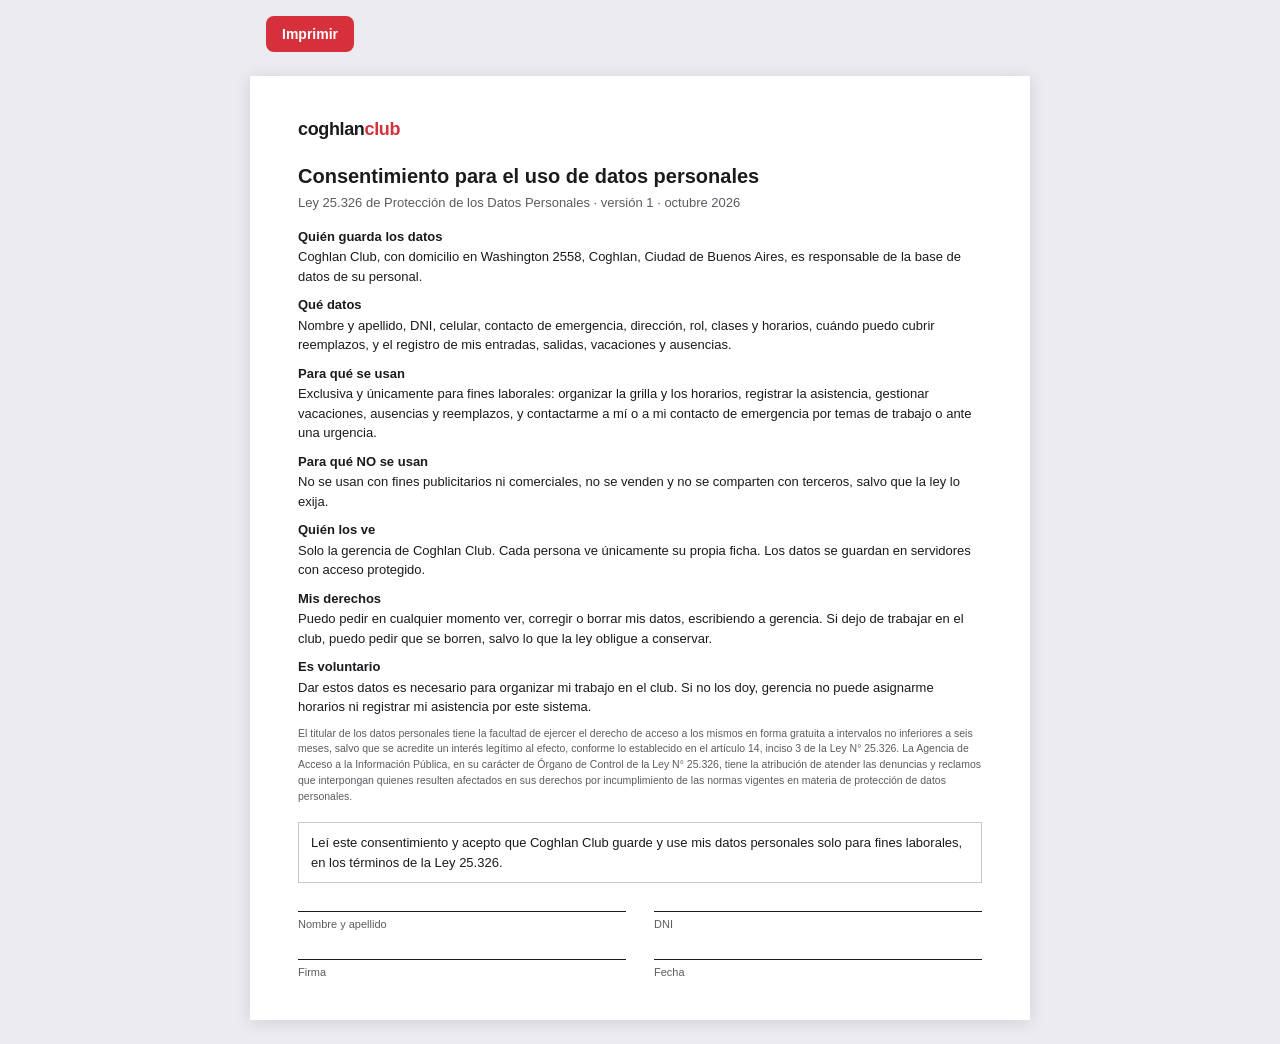
<file: consentimiento.html>
<!doctype html>
<html lang="es">
<head>
<meta charset="utf-8">
<meta name="viewport" content="width=device-width, initial-scale=1">
<title>Consentimiento de datos · Coghlan Club</title>
<link rel="icon" type="image/png" sizes="32x32" href="img/icono-32.png">
<link rel="icon" type="image/png" sizes="192x192" href="img/icono-192.png">
<style>
  :root { --tinta: #1b1a1e; --gris: #5d5a64; --linea: #c9c6cf; --rojo: #d6313b; color-scheme: light; }
  * { box-sizing: border-box; }
  body { margin: 0; background: #ecebef; color: var(--tinta); font: 13px/1.5 Arial, Helvetica, sans-serif; }
  .hoja { background: #fff; max-width: 780px; margin: 24px auto; padding: 40px 48px; box-shadow: 0 2px 16px rgba(0,0,0,.12); }
  .marca { font-weight: 700; font-size: 18px; letter-spacing: -.02em; } .marca b { color: var(--rojo); font-weight: 700; }
  h1 { font-size: 20px; margin: 18px 0 2px; }
  .sub { color: var(--gris); margin: 0 0 14px; }
  .consentimiento > div { margin: 0 0 9px; } .consentimiento h3, .consentimiento > .sub:first-of-type { display: none; }
  .consentimiento p { margin: 1px 0 0; }
  .leyenda { font-size: 10.5px; color: var(--gris); margin-top: 10px; }
  .declaracion { border: 1px solid var(--linea); padding: 10px 12px; margin: 18px 0; }
  .campos { display: grid; grid-template-columns: 1fr 1fr; gap: 26px 28px; margin-top: 28px; }
  .campo { border-top: 1px solid var(--tinta); padding-top: 4px; font-size: 11px; color: var(--gris); }
  .campo b { display: block; color: var(--tinta); font-size: 13px; min-height: 18px; margin-top: -24px; margin-bottom: 6px; }
  .acciones { max-width: 780px; margin: 16px auto 0; display: flex; gap: 8px; padding: 0 16px; }
  button { font: 700 14px Arial, sans-serif; padding: 10px 16px; border-radius: 8px; border: 0; background: var(--rojo); color: #fff; cursor: pointer; }
  @media print { body { background: #fff; } .hoja { box-shadow: none; margin: 0; padding: 0; max-width: none; } .acciones { display: none; } @page { margin: 18mm; } }
  @media (max-width: 600px) { .hoja { padding: 24px 18px; margin: 12px 8px; } .campos { grid-template-columns: 1fr; } }
</style>
</head>
<body>
<div class="acciones"><button onclick="print()">Imprimir</button></div>
<div class="hoja">
  <div class="marca">coghlan<b>club</b></div>
  <h1 id="titulo"></h1>
  <p class="sub" id="version"></p>
  <div id="texto"></div>
  <div class="declaracion" id="declaracion"></div>
  <div class="campos">
    <div class="campo"><b id="nombre"></b>Nombre y apellido</div>
    <div class="campo"><b></b>DNI</div>
    <div class="campo"><b></b>Firma</div>
    <div class="campo"><b></b>Fecha</div>
  </div>
</div>
<script type="module">
  import { TITULO, VERSION, DECLARACION, LEYENDA, htmlConsentimiento } from './js/consentimiento.js';
  document.getElementById('titulo').textContent = TITULO;
  document.getElementById('version').textContent = `Ley 25.326 de Protección de los Datos Personales · versión ${VERSION}`;
  document.getElementById('texto').innerHTML = htmlConsentimiento(s => String(s).replace(/[&<>]/g, c => ({ '&': '&amp;', '<': '&lt;', '>': '&gt;' }[c])))
    .replace(/<p class="sub" style="font-size:.78rem">/, '<p class="leyenda">');
  document.getElementById('declaracion').textContent = DECLARACION;
  try { document.getElementById('nombre').textContent = decodeURIComponent(location.hash.slice(1)); } catch { /* sin nombre */ }
</script>
</body>
</html>
</file>
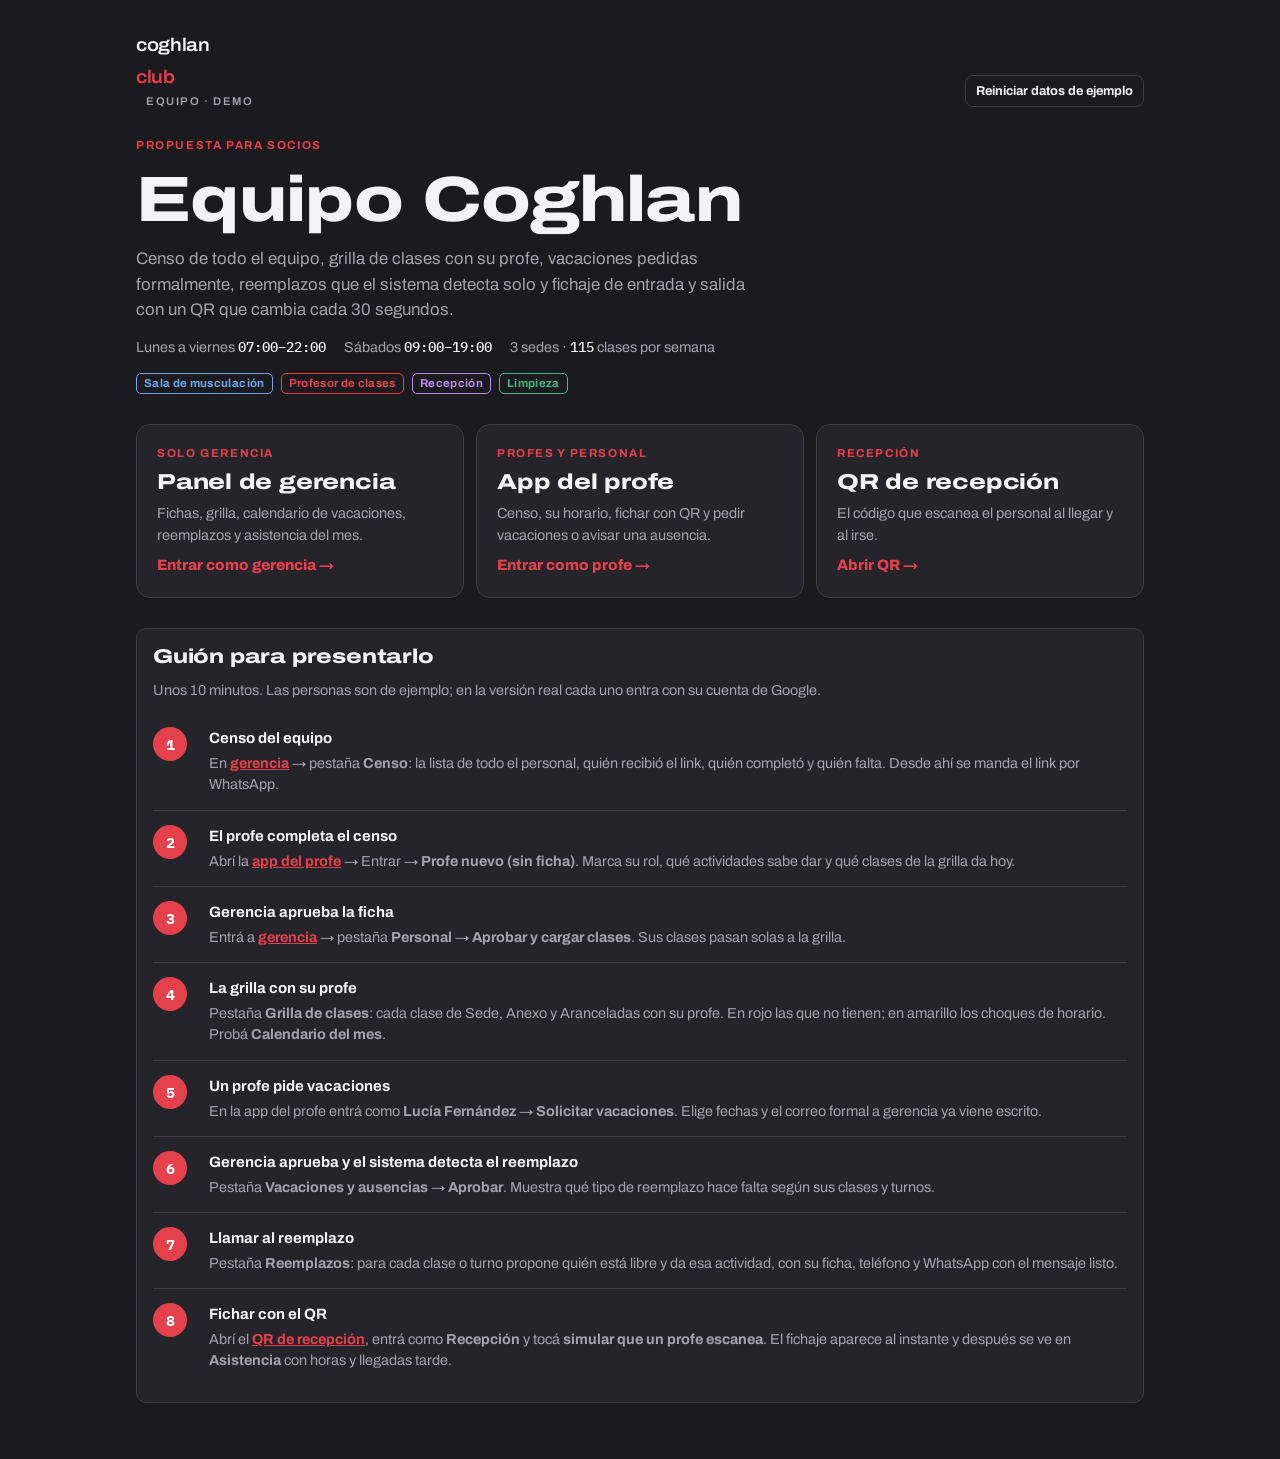
<file: demo-inicio.html>
<!doctype html>
<html lang="es">
<meta charset="utf-8">
<meta name="viewport" content="width=device-width, initial-scale=1">
<meta name="theme-color" content="#1b1a1e">
<title>Equipo Coghlan</title>
<link rel="preconnect" href="https://fonts.googleapis.com">
<link rel="preconnect" href="https://fonts.gstatic.com" crossorigin>
<link rel="stylesheet" href="https://fonts.googleapis.com/css2?family=Archivo:wdth,wght@62..125,400..900&family=IBM+Plex+Mono:wght@400;500;700&display=swap">
<link rel="stylesheet" href="estilos.css">
<style>
  .inicio { max-width: 1040px; margin: 0 auto; padding: 32px 16px 56px; display: grid; gap: 30px; }
  .inicio h1 { font-size: clamp(2.2rem, 7vw, 4rem); line-height: 1; }
  .bajada { font-size: 1.05rem; color: var(--muted); max-width: 62ch; margin: 0; }
  .puertas { display: grid; gap: 12px; grid-template-columns: repeat(auto-fit, minmax(min(100%, 280px), 1fr)); }
  .puerta { background: var(--surface); border: 1px solid var(--line); border-radius: 14px; padding: 20px; display: grid; gap: 8px; text-decoration: none; align-content: start; }
  .puerta:hover { border-color: var(--accent); }
  .puerta h2 { font-size: 1.35rem; }
  .puerta .flecha { color: var(--accent); font-weight: 800; }
  .horario { display: flex; gap: 18px; flex-wrap: wrap; color: var(--muted); font-size: .9rem; }
  .horario b { color: var(--fg); font-family: var(--f-mono); font-weight: 500; }
  .guion { display: grid; gap: 0; counter-reset: paso; }
  .paso { display: grid; grid-template-columns: 44px 1fr; gap: 12px; padding: 14px 0; border-top: 1px solid var(--line); }
  .paso:first-child { border-top: 0; }
  .paso::before { counter-increment: paso; content: counter(paso); width: 34px; height: 34px; border-radius: 50%; background: var(--accent); color: var(--accent-ink); display: grid; place-items: center; font: 800 .95rem var(--f-mono); }
  .paso div { display: grid; gap: 3px; min-width: 0; }
  .paso a { color: var(--accent); font-weight: 700; }
  .roles { display: flex; gap: 8px; flex-wrap: wrap; }
</style>

<div class="inicio">
  <div class="cab">
    <div class="marca">coghlan<b>club</b><small>Equipo · Demo</small></div>
    <button class="btn sm ghost" id="reiniciar">Reiniciar datos de ejemplo</button>
  </div>

  <div style="display:grid;gap:14px">
    <span class="eyebrow">Propuesta para socios</span>
    <h1>Equipo Coghlan</h1>
    <p class="bajada">Censo de todo el equipo, grilla de clases con su profe, vacaciones pedidas formalmente, reemplazos que el sistema detecta solo y fichaje de entrada y salida con un QR que cambia cada 30 segundos.</p>
    <div class="horario"><span>Lunes a viernes <b>07:00–22:00</b></span><span>Sábados <b>09:00–19:00</b></span><span>3 sedes · <b>115</b> clases por semana</span></div>
    <div class="roles"><span class="rol rol-musculacion">Sala de musculación</span><span class="rol rol-clases">Profesor de clases</span><span class="rol rol-recepcion">Recepción</span><span class="rol rol-limpieza">Limpieza</span></div>
  </div>

  <div class="puertas">
    <a class="puerta" href="gerencia.html"><span class="eyebrow">Solo gerencia</span><h2>Panel de gerencia</h2>
      <p class="sub">Fichas, grilla, calendario de vacaciones, reemplazos y asistencia del mes.</p><span class="flecha">Entrar como gerencia →</span></a>
    <a class="puerta" href="profesor.html"><span class="eyebrow">Profes y personal</span><h2>App del profe</h2>
      <p class="sub">Censo, su horario, fichar con QR y pedir vacaciones o avisar una ausencia.</p><span class="flecha">Entrar como profe →</span></a>
    <a class="puerta" href="tablet.html"><span class="eyebrow">Recepción</span><h2>QR de recepción</h2>
      <p class="sub">El código que escanea el personal al llegar y al irse.</p><span class="flecha">Abrir QR →</span></a>
  </div>

  <div class="panel">
    <h2>Guión para presentarlo</h2>
    <p class="sub">Unos 10 minutos. Las personas son de ejemplo; en la versión real cada uno entra con su cuenta de Google.</p>
    <div class="guion">
      <div class="paso"><div><b>Censo del equipo</b><span class="sub">En <a href="gerencia.html">gerencia</a> → pestaña <b>Censo</b>: la lista de todo el personal, quién recibió el link, quién completó y quién falta. Desde ahí se manda el link por WhatsApp.</span></div></div>
      <div class="paso"><div><b>El profe completa el censo</b><span class="sub">Abrí la <a href="profesor.html">app del profe</a> → Entrar → <b>Profe nuevo (sin ficha)</b>. Marca su rol, qué actividades sabe dar y qué clases de la grilla da hoy.</span></div></div>
      <div class="paso"><div><b>Gerencia aprueba la ficha</b><span class="sub">Entrá a <a href="gerencia.html">gerencia</a> → pestaña <b>Personal</b> → <b>Aprobar y cargar clases</b>. Sus clases pasan solas a la grilla.</span></div></div>
      <div class="paso"><div><b>La grilla con su profe</b><span class="sub">Pestaña <b>Grilla de clases</b>: cada clase de Sede, Anexo y Aranceladas con su profe. En rojo las que no tienen; en amarillo los choques de horario. Probá <b>Calendario del mes</b>.</span></div></div>
      <div class="paso"><div><b>Un profe pide vacaciones</b><span class="sub">En la app del profe entrá como <b>Lucía Fernández</b> → <b>Solicitar vacaciones</b>. Elige fechas y el correo formal a gerencia ya viene escrito.</span></div></div>
      <div class="paso"><div><b>Gerencia aprueba y el sistema detecta el reemplazo</b><span class="sub">Pestaña <b>Vacaciones y ausencias</b> → <b>Aprobar</b>. Muestra qué tipo de reemplazo hace falta según sus clases y turnos.</span></div></div>
      <div class="paso"><div><b>Llamar al reemplazo</b><span class="sub">Pestaña <b>Reemplazos</b>: para cada clase o turno propone quién está libre y da esa actividad, con su ficha, teléfono y WhatsApp con el mensaje listo.</span></div></div>
      <div class="paso"><div><b>Fichar con el QR</b><span class="sub">Abrí el <a href="tablet.html">QR de recepción</a>, entrá como <b>Recepción</b> y tocá <b>simular que un profe escanea</b>. El fichaje aparece al instante y después se ve en <b>Asistencia</b> con horas y llegadas tarde.</span></div></div>
    </div>
  </div>
</div>

<script>
  document.getElementById('reiniciar').onclick = function () {
    try { localStorage.removeItem('coghlan-personal-demo-v5'); localStorage.removeItem('coghlan-personal-demo-usuario'); } catch (e) {}
    this.textContent = 'Datos de ejemplo reiniciados';
  };
</script>
</file>
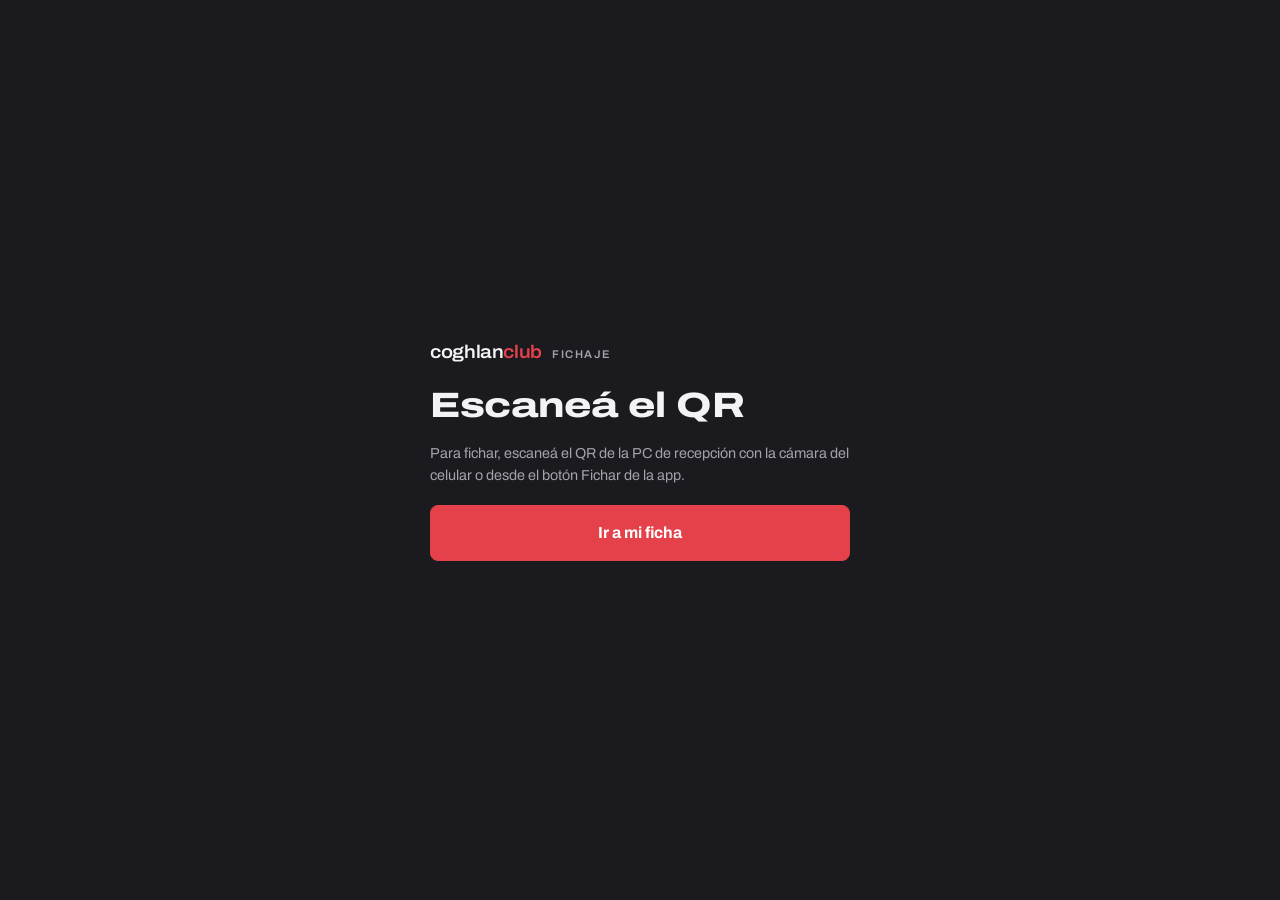
<file: fichar.html>
<!doctype html>
<html lang="es">
<head>
<meta charset="utf-8">
<meta name="viewport" content="width=device-width, initial-scale=1, viewport-fit=cover">
<title>Fichar · Coghlan Club</title>
<meta name="theme-color" content="#1b1a1e">
<meta name="apple-mobile-web-app-capable" content="yes">
<meta name="mobile-web-app-capable" content="yes">
<meta name="apple-mobile-web-app-status-bar-style" content="black-translucent">
<meta name="apple-mobile-web-app-title" content="Mi ficha">
<link rel="manifest" href="manifest-profesor.webmanifest">
<link rel="icon" type="image/png" sizes="32x32" href="img/icono-32.png">
<link rel="icon" type="image/png" sizes="192x192" href="img/icono-192.png">
<link rel="apple-touch-icon" href="img/icono-180.png">
<link rel="preconnect" href="https://fonts.googleapis.com">
<link rel="preconnect" href="https://fonts.gstatic.com" crossorigin>
<link rel="stylesheet" href="https://fonts.googleapis.com/css2?family=Archivo:wdth,wght@62..125,400..900&family=IBM+Plex+Mono:wght@400;500;700&display=swap">
<link rel="stylesheet" href="estilos.css">
</head>
<body>
<div id="app"></div>
<script type="module" src="js/fichar.js"></script>
</body>
</html>
</file>
<file: estilos.css>
/* Coghlan Club · Personal — layout: barra superior fija + contenido en una columna (máx. 1180px), tablas con scroll propio */
.opciones-cambio { display: grid; grid-template-columns: repeat(auto-fit, minmax(220px, 1fr)); gap: 10px; }
.opciones-cambio .panel { display: grid; gap: 8px; align-content: start; }
:root {
  --bg: #1b1a1e;
  --surface: #25242a;
  --surface-2: #2f2e35;
  --line: #3e3d45;
  --fg: #f3f2f5;
  --muted: #a5a2ad;
  --accent: #e5414b;
  --accent-ink: #ffffff;
  --accent-soft: rgba(229, 65, 75, .16);
  --ok: #43b77d;
  --ok-soft: rgba(67, 183, 125, .16);
  --warn: #e2a73c;
  --warn-soft: rgba(226, 167, 60, .16);
  --info: #6aa6e8;
  --info-soft: rgba(106, 166, 232, .16);
  --r-sala: #6aa6e8;
  --r-clases: #e5414b;
  --r-recepcion: #b98be8;
  --r-limpieza: #43b77d;
  --f-display: 'Archivo', 'Arial Black', system-ui, sans-serif;
  --f-body: 'Archivo', system-ui, -apple-system, 'Segoe UI', sans-serif;
  --f-mono: 'IBM Plex Mono', ui-monospace, 'SFMono-Regular', Menlo, monospace;
  --radio: 10px;
  color-scheme: dark;
}
* { box-sizing: border-box; }
[hidden] { display: none !important; }
html, body { background: var(--bg); color: var(--fg); }
body { margin: 0; font: 15px/1.5 var(--f-body); font-variation-settings: 'wdth' 100; -webkit-font-smoothing: antialiased; }
a { color: inherit; }
h1, h2, h3, h4 { font-family: var(--f-display); font-variation-settings: 'wdth' 125; font-weight: 800; letter-spacing: -.01em; margin: 0; text-wrap: balance; line-height: 1.15; }
h1 { font-size: clamp(1.5rem, 4vw, 2.1rem); }
h2 { font-size: 1.25rem; }
h3 { font-size: 1.02rem; }
h4 { font-size: .9rem; }
.sub { color: var(--muted); margin: 0; font-size: .9rem; }
.eyebrow { color: var(--accent); font-size: .72rem; font-weight: 700; letter-spacing: .14em; text-transform: uppercase; }
.mono, .num { font-family: var(--f-mono); font-variant-numeric: tabular-nums; }
:focus-visible { outline: 2px solid var(--accent); outline-offset: 2px; }

/* ---------- Estructura ---------- */
.barra {
  position: sticky; top: env(safe-area-inset-top, 0px); z-index: 20;
  background: color-mix(in srgb, var(--bg) 92%, transparent); backdrop-filter: blur(8px);
  border-bottom: 1px solid var(--line);
}
.barra-in { max-width: 1180px; margin: 0 auto; padding: 10px 16px; display: flex; align-items: center; gap: 12px; flex-wrap: wrap; }
.marca { display: flex; align-items: baseline; gap: 0; font-family: var(--f-display); font-variation-settings: 'wdth' 110; font-weight: 600; font-size: 1.15rem; text-decoration: none; letter-spacing: -.02em; }
.marca b { color: var(--accent); font-weight: 600; }
.marca small { margin-left: 10px; font: 600 .7rem var(--f-body); letter-spacing: .14em; text-transform: uppercase; color: var(--muted); }
.barra .der { margin-left: auto; display: flex; align-items: center; gap: 8px; }
.tabs { max-width: 1180px; margin: 0 auto; padding: 0 16px; display: flex; gap: 2px; overflow-x: auto; scrollbar-width: none; }
.tabs::-webkit-scrollbar { display: none; }
.tab { background: none; border: 0; color: var(--muted); font: 600 .88rem var(--f-body); padding: 10px 12px; border-bottom: 2px solid transparent; cursor: pointer; white-space: nowrap; display: flex; gap: 6px; align-items: center; }
.tab:hover { color: var(--fg); }
.tab[aria-selected="true"] { color: var(--fg); border-bottom-color: var(--accent); }
.tab .cuenta { background: var(--accent); color: var(--accent-ink); border-radius: 99px; font-size: .7rem; padding: 0 6px; line-height: 1.5; }
main { max-width: 1180px; margin: 0 auto; padding: 20px 16px 60px; display: grid; gap: 18px; }
.cab { display: flex; gap: 12px; align-items: end; justify-content: space-between; flex-wrap: wrap; }
.cab > div:not(.acciones):not(.seg):not(.persona) { display: grid; gap: 4px; min-width: 0; }
.acciones { display: flex; gap: 8px; flex-wrap: wrap; align-items: center; }
.grid-2 { display: grid; gap: 18px; grid-template-columns: repeat(auto-fit, minmax(min(100%, 380px), 1fr)); align-items: start; }
.grid-3 { display: grid; gap: 14px; grid-template-columns: repeat(auto-fill, minmax(min(100%, 280px), 1fr)); align-items: start; }

/* ---------- Superficies ---------- */
.panel { background: var(--surface); border: 1px solid var(--line); border-radius: var(--radio); padding: 16px; display: grid; gap: 12px; min-width: 0; }
.panel > .cab h3 { font-size: .95rem; }
.vacio { color: var(--muted); font-size: .9rem; padding: 14px; text-align: center; border: 1px dashed var(--line); border-radius: var(--radio); }
.aviso { border-radius: var(--radio); padding: 12px 14px; display: flex; gap: 10px; align-items: start; font-size: .9rem; background: var(--warn-soft); border: 1px solid color-mix(in srgb, var(--warn) 45%, transparent); }
.aviso.info { background: var(--info-soft); border-color: color-mix(in srgb, var(--info) 45%, transparent); }
.aviso.ok { background: var(--ok-soft); border-color: color-mix(in srgb, var(--ok) 45%, transparent); }
.aviso.mal { background: var(--accent-soft); border-color: color-mix(in srgb, var(--accent) 50%, transparent); }
.aviso > div { min-width: 0; display: grid; gap: 4px; }

.kpis { display: grid; grid-template-columns: repeat(auto-fit, minmax(150px, 1fr)); gap: 10px; }
.kpi { background: var(--surface); border: 1px solid var(--line); border-radius: var(--radio); padding: 12px 14px; display: grid; gap: 2px; text-decoration: none; }
.kpi b { font: 700 1.6rem var(--f-mono); font-variant-numeric: tabular-nums; }
.kpi span { color: var(--muted); font-size: .8rem; }
.kpi.alerta b { color: var(--accent); }
button.kpi { text-align: left; cursor: pointer; color: inherit; font: inherit; }
button.kpi:hover { border-color: var(--muted); }

/* ---------- Controles ---------- */
.btn { appearance: none; border: 1px solid var(--accent); background: var(--accent); color: var(--accent-ink); font: 700 .88rem var(--f-body); padding: 9px 14px; border-radius: 8px; cursor: pointer; display: inline-flex; gap: 8px; align-items: center; justify-content: center; text-decoration: none; line-height: 1.2; min-height: 40px; }
.btn:hover { filter: brightness(1.08); }
.btn:disabled { opacity: .5; cursor: not-allowed; }
.btn.ghost { background: transparent; color: var(--fg); border-color: var(--line); }
.btn.ghost:hover { border-color: var(--muted); filter: none; }
.btn.ok { background: var(--ok); border-color: var(--ok); color: #0f1a14; }
.btn.sm { padding: 5px 10px; min-height: 32px; font-size: .8rem; }
.btn.grande { min-height: 56px; font-size: 1rem; padding: 14px 18px; }
.btn.bloque { width: 100%; }
.x { background: none; border: 0; color: var(--muted); font-size: 1.5rem; cursor: pointer; line-height: 1; padding: 4px 8px; }
label { display: grid; gap: 5px; font-size: .82rem; color: var(--muted); font-weight: 600; min-width: 0; }
input, select, textarea { width: 100%; background: var(--bg); border: 1px solid var(--line); color: var(--fg); border-radius: 8px; padding: 9px 10px; font: 15px var(--f-body); min-height: 40px; }
textarea { font: 14px/1.5 var(--f-body); resize: vertical; }
input:focus, select:focus, textarea:focus { outline: none; border-color: var(--accent); }
.form { display: grid; gap: 12px; }
.form .fila { display: grid; gap: 12px; grid-template-columns: repeat(auto-fit, minmax(min(100%, 160px), 1fr)); }
.checks { display: flex; flex-wrap: wrap; gap: 6px; }
.check { display: inline-flex; align-items: center; gap: 6px; border: 1px solid var(--line); border-radius: 99px; padding: 5px 11px; font-size: .84rem; color: var(--fg); cursor: pointer; font-weight: 500; user-select: none; }
.check input { width: auto; min-height: 0; margin: 0; accent-color: var(--accent); }
.check:has(input:checked) { border-color: var(--accent); background: var(--accent-soft); }
.seg { display: inline-flex; border: 1px solid var(--line); border-radius: 8px; overflow: hidden; }
.seg button { background: none; border: 0; color: var(--muted); padding: 7px 12px; font: 600 .84rem var(--f-body); cursor: pointer; }
.seg button[aria-pressed="true"] { background: var(--surface-2); color: var(--fg); }

/* ---------- Chips y estados ---------- */
.pill { display: inline-flex; align-items: center; gap: 5px; font-size: .74rem; font-weight: 700; padding: 2px 8px; border-radius: 99px; white-space: nowrap; letter-spacing: .02em; }
.pill.pendiente { background: var(--warn-soft); color: var(--warn); }
.pill.aprobada, .pill.activo, .pill.cubierto { background: var(--ok-soft); color: var(--ok); }
.pill.rechazada, .pill.sin { background: var(--accent-soft); color: var(--accent); }
.pill.neutro { background: var(--surface-2); color: var(--muted); }
.pill.info { background: var(--info-soft); color: var(--info); }
.rol { display: inline-block; font-size: .72rem; font-weight: 700; padding: 1px 7px; border-radius: 5px; border: 1px solid currentColor; letter-spacing: .03em; }
.rol-musculacion { color: var(--r-sala); }
.rol-clases { color: var(--r-clases); }
.rol-recepcion { color: var(--r-recepcion); }
.rol-limpieza { color: var(--r-limpieza); }

/* ---------- Personas ---------- */
.avatar { width: 40px; height: 40px; border-radius: 50%; display: grid; place-items: center; background: var(--surface-2); border: 1px solid var(--line); font: 800 .85rem var(--f-display); flex: none; }
.avatar.xl { width: 64px; height: 64px; font-size: 1.2rem; }
.persona { display: flex; gap: 12px; align-items: center; min-width: 0; }
.persona > div { min-width: 0; display: grid; gap: 2px; }
.persona b { overflow-wrap: anywhere; }
.persona .sub { overflow-wrap: anywhere; }
.tarjeta { background: var(--surface); border: 1px solid var(--line); border-radius: var(--radio); padding: 14px; display: grid; gap: 10px; text-align: left; color: inherit; font: inherit; cursor: pointer; }
.tarjeta:hover { border-color: var(--muted); }
.tarjeta .pie { display: flex; gap: 6px; flex-wrap: wrap; align-items: center; }
.contacto { display: grid; gap: 6px; }
.contacto .linea { display: flex; gap: 8px; align-items: center; flex-wrap: wrap; font-size: .92rem; }
.contacto .linea span:first-child { color: var(--muted); width: 74px; font-size: .8rem; }
.contacto .linea .valor { overflow-wrap: anywhere; min-width: 0; }

/* ---------- Agenda semanal ---------- */
.semana { display: grid; gap: 8px; }
.fila-dia { display: grid; grid-template-columns: 92px 1fr; gap: 10px; align-items: start; padding: 6px 0; border-top: 1px solid var(--line); }
.fila-dia:first-child { border-top: 0; }
.fila-dia b { font-size: .85rem; padding-top: 3px; }
.slots { display: flex; flex-wrap: wrap; gap: 6px; min-width: 0; }
.slot-mini { font-size: .8rem; padding: 3px 8px; border-radius: 6px; background: var(--surface-2); border-left: 3px solid currentColor; color: var(--fg); }
.slot-mini.rol-musculacion { border-left-color: var(--r-sala); }
.slot-mini.rol-clases { border-left-color: var(--r-clases); }
.slot-mini.rol-recepcion { border-left-color: var(--r-recepcion); }
.slot-mini.rol-limpieza { border-left-color: var(--r-limpieza); }
.slot-mini .mono { color: var(--muted); }

/* ---------- Tablas ---------- */
.tabla-wrap { overflow-x: auto; border: 1px solid var(--line); border-radius: var(--radio); background: var(--surface); }
table { border-collapse: collapse; width: 100%; font-size: .88rem; }
th { text-align: left; font-size: .72rem; letter-spacing: .08em; text-transform: uppercase; color: var(--muted); font-weight: 700; padding: 10px 12px; border-bottom: 1px solid var(--line); background: var(--surface-2); white-space: nowrap; }
td { padding: 9px 12px; border-bottom: 1px solid var(--line); vertical-align: middle; }
tr:last-child td { border-bottom: 0; }
td.num, th.num { text-align: right; }
.tarde { color: var(--accent); font-weight: 700; }

/* ---------- Grilla de clases ---------- */
.grilla { min-width: 860px; table-layout: fixed; }
.grilla th:first-child, .grilla td:first-child { width: 70px; }
.grilla th { background: var(--accent); color: var(--accent-ink); text-align: center; }
.grilla td { padding: 6px; vertical-align: top; border-left: 1px solid var(--line); }
.grilla td.hora { font: 700 .95rem var(--f-mono); background: var(--surface-2); text-align: center; vertical-align: middle; border-left: 0; }
.celda { display: grid; gap: 4px; background: var(--surface-2); border-radius: 7px; padding: 6px; margin-bottom: 4px; border: 1px solid transparent; }
.celda:last-child { margin-bottom: 0; }
.celda .act { font: 800 .72rem var(--f-display); font-variation-settings: 'wdth' 112; text-transform: uppercase; letter-spacing: .02em; line-height: 1.2; display: flex; justify-content: space-between; gap: 4px; }
.celda .act button { background: none; border: 0; color: var(--muted); cursor: pointer; padding: 0 2px; font-size: .8rem; }
.celda select { font-size: .78rem; padding: 4px 6px; min-height: 30px; }
.celda.sin-profe { border-color: color-mix(in srgb, var(--accent) 60%, transparent); }
.celda.conflicto { border-color: var(--warn); }
.celda .nota { font-size: .7rem; color: var(--warn); }

/* ---------- Calendario mensual ---------- */
.cal { display: grid; grid-template-columns: repeat(7, minmax(0, 1fr)); border: 1px solid var(--line); border-radius: var(--radio); overflow: hidden; background: var(--line); gap: 1px; }
.cal .dn { background: var(--surface-2); text-align: center; font-size: .72rem; font-weight: 700; letter-spacing: .08em; text-transform: uppercase; color: var(--muted); padding: 7px 0; }
.cal .d { background: var(--surface); min-height: 104px; padding: 5px; display: flex; flex-direction: column; gap: 3px; min-width: 0; cursor: pointer; border: 0; color: inherit; font: inherit; text-align: left; }
.cal .d:hover { background: var(--surface-2); }
.cal .d.fuera { opacity: .35; }
.cal .d.dom { background: color-mix(in srgb, var(--surface) 60%, var(--bg)); }
.cal .d.hoy .n { background: var(--accent); color: var(--accent-ink); border-radius: 99px; padding: 0 6px; }
.cal .n { font: 700 .78rem var(--f-mono); align-self: flex-start; }
.ev { font-size: .7rem; line-height: 1.25; padding: 2px 5px; border-radius: 4px; white-space: nowrap; overflow: hidden; text-overflow: ellipsis; font-weight: 600; }
.ev.aprobada { background: var(--ok-soft); color: var(--ok); }
.ev.vacaciones.aprobada { background: var(--info-soft); color: var(--info); }
.ev.pendiente { background: transparent; border: 1px dashed var(--warn); color: var(--warn); }
.ev.rechazada { display: none; }
.ev.mas { color: var(--muted); background: none; }
.ev.sin { background: var(--accent-soft); color: var(--accent); }
.ev.neutro { background: var(--surface-2); color: var(--muted); }
.leyenda { display: flex; gap: 12px; flex-wrap: wrap; font-size: .8rem; color: var(--muted); align-items: center; }
.leyenda .ev { display: inline-block; }
@media (max-width: 640px) {
  .cal .d { min-height: 64px; padding: 3px; }
  .ev { font-size: 0; height: 6px; padding: 0; border-radius: 3px; }
  .ev.mas { font-size: .62rem; height: auto; }
  .cal .dn { font-size: .62rem; letter-spacing: 0; }
  .fila-dia { grid-template-columns: 1fr; gap: 4px; }
}

/* ---------- Necesidades / reemplazos ---------- */
.nec { display: grid; gap: 10px; padding: 12px 0; border-top: 1px solid var(--line); }
.nec:first-of-type { border-top: 0; }
.nec-cab { display: flex; gap: 8px; align-items: center; flex-wrap: wrap; }
.nec-cab .mono { color: var(--muted); }
.cands { display: grid; gap: 8px; grid-template-columns: repeat(auto-fill, minmax(min(100%, 250px), 1fr)); }
.cand { border: 1px solid var(--line); border-radius: 8px; padding: 10px; display: grid; gap: 8px; background: var(--bg); }
.cand .acciones .btn { flex: 1; }
.resumen-tipo { display: flex; gap: 8px; flex-wrap: wrap; }
.resumen-tipo .bloque-tipo { background: var(--surface-2); border-radius: 8px; padding: 8px 10px; font-size: .84rem; display: grid; gap: 2px; }
.resumen-tipo .bloque-tipo b { font-size: .8rem; }

/* ---------- Modal y toast ---------- */
.modal-fondo { position: fixed; inset: 0; background: rgba(0, 0, 0, .62); z-index: 100; display: grid; place-items: center; padding: 16px; overflow-y: auto; }
.modal { background: var(--surface); border: 1px solid var(--line); border-radius: 14px; width: min(100%, 620px); max-height: calc(100dvh - 32px); overflow-y: auto; padding: 18px; display: grid; gap: 14px; }
.modal.ancho { width: min(100%, 860px); }
.modal-cab { display: flex; justify-content: space-between; align-items: center; gap: 10px; }
.modal-pie { display: flex; gap: 8px; justify-content: flex-end; flex-wrap: wrap; }
.lista-demo { display: grid; gap: 6px; }
.lista-demo .btn { justify-content: space-between; flex-wrap: wrap; font-weight: 500; }
.lista-demo .btn span { color: var(--muted); font-size: .78rem; }
.lista-demo .btn:not(.ghost) span { color: inherit; opacity: .8; }
.toast { position: fixed; left: 50%; bottom: calc(18px + env(safe-area-inset-bottom, 0px)); transform: translateX(-50%); background: var(--fg); color: var(--bg); padding: 10px 16px; border-radius: 8px; font-weight: 600; font-size: .9rem; z-index: 200; max-width: calc(100% - 32px); box-shadow: 0 8px 30px rgba(0, 0, 0, .4); }
.toast.mal { background: var(--accent); color: var(--accent-ink); }
.demo-cinta { background: var(--warn); color: #1d1608; font-size: .78rem; font-weight: 700; text-align: center; padding: 5px 16px; }
.demo-cinta button { background: none; border: 0; text-decoration: underline; font: inherit; color: inherit; cursor: pointer; }

/* ---------- Login ---------- */
.login { min-height: 100dvh; display: grid; place-items: center; padding: 24px 16px; }
.login .caja { width: min(100%, 420px); display: grid; gap: 18px; }
.login h1 { font-size: 2.2rem; }
.btn-google { background: #fff; color: #1f1f1f; border-color: #fff; }
.btn-google svg { width: 18px; height: 18px; }

/* ---------- Correo ---------- */
.correo { border: 1px solid var(--line); border-radius: var(--radio); overflow: hidden; }
.correo .campo { display: grid; grid-template-columns: 64px 1fr; align-items: center; border-bottom: 1px solid var(--line); }
.correo .campo span { padding: 0 10px; color: var(--muted); font-size: .8rem; font-weight: 600; }
.correo .campo input { border: 0; border-radius: 0; background: transparent; }
.correo textarea { border: 0; border-radius: 0; min-height: 210px; background: var(--bg); }

/* ---------- Lista simple ---------- */
.lista { display: grid; }
.item { display: flex; gap: 10px; align-items: center; justify-content: space-between; padding: 10px 0; border-top: 1px solid var(--line); flex-wrap: wrap; }
.item:first-child { border-top: 0; }
.item > div:not(.acciones) { min-width: 0; display: grid; gap: 2px; }

@media (prefers-reduced-motion: reduce) { * { transition: none !important; animation: none !important; } }

/* ---------- Censo paso a paso ---------- */
.opcion { display: flex; gap: 12px; align-items: center; text-align: left; width: 100%; background: var(--bg); border: 1px solid var(--line); border-radius: 12px; padding: 14px; color: var(--fg); font: inherit; cursor: pointer; min-height: 64px; }
.opcion > span:last-child { display: grid; gap: 2px; min-width: 0; }
.opcion.fina { min-height: 48px; padding: 10px 12px; }
.opcion.fina b { font-weight: 600; }
.opcion.sel { border-color: var(--accent); background: var(--accent-soft); }
.opcion .tilde { width: 26px; height: 26px; flex: none; border-radius: 7px; border: 2px solid var(--line); display: grid; place-items: center; font-weight: 800; color: var(--accent-ink); }
.opcion.sel .tilde { background: var(--accent); border-color: var(--accent); }
.seg.dias { display: grid; grid-template-columns: repeat(6, 1fr); }
.seg.dias button { padding: 10px 0; display: flex; gap: 4px; justify-content: center; align-items: center; }
.seg.dias .cuenta { background: var(--accent); color: var(--accent-ink); border-radius: 99px; font-size: .68rem; padding: 0 5px; }
.pie-pasos { position: sticky; bottom: env(safe-area-inset-bottom, 0px); display: grid; grid-template-columns: 1fr 2fr; gap: 10px; padding: 12px 0; background: linear-gradient(transparent, var(--bg) 30%); }
.caja-texto { max-height: 46vh; overflow-y: auto; border: 1px solid var(--line); border-radius: 10px; padding: 14px; background: var(--bg); }
.consentimiento { display: grid; gap: 10px; }
.consentimiento p { margin: 2px 0 0; font-size: .9rem; line-height: 1.5; }

/* Guía paso a paso */
.guia-btn span { display: inline-grid; place-items: center; width: 18px; height: 18px; border-radius: 50%; background: var(--accent); color: var(--accent-ink); font-size: .72rem; font-weight: 800; }
.guia-capa { position: fixed; inset: 0; z-index: 300; }
.guia-capa:has(.guia-foco[hidden]) { background: rgba(0, 0, 0, .7); }
.guia-foco { position: fixed; border-radius: 12px; box-shadow: 0 0 0 3px var(--accent), 0 0 0 9999px rgba(0, 0, 0, .7); pointer-events: none; transition: top .25s, left .25s, width .25s, height .25s; }
.guia-card { position: fixed; width: min(380px, calc(100vw - 32px)); background: var(--surface); border: 1px solid var(--line); border-radius: 14px; padding: 18px; display: grid; gap: 10px; box-shadow: 0 18px 50px rgba(0, 0, 0, .5); transition: top .25s, left .25s; }
.guia-paso { color: var(--accent); font-size: .72rem; font-weight: 700; letter-spacing: .14em; text-transform: uppercase; }
.guia-texto { color: var(--fg); font-size: .92rem; display: grid; gap: 8px; }
.guia-texto p { margin: 0; }
.guia-texto ul { margin: 0; padding-left: 18px; display: grid; gap: 4px; }
.guia-tip { background: var(--info-soft); border-radius: 8px; padding: 8px 10px; font-size: .85rem; }
.guia-tip b { color: var(--info); margin-right: 4px; }
.guia-pie { display: flex; align-items: center; justify-content: space-between; gap: 10px; flex-wrap: wrap; margin-top: 4px; }
.guia-puntos { display: flex; gap: 5px; }
.guia-puntos span { width: 7px; height: 7px; border-radius: 50%; background: var(--line); }
.guia-puntos span.on { background: var(--accent); }
@media (prefers-reduced-motion: reduce) { .guia-foco, .guia-card { transition: none; } }

/* Guardar la app en la pantalla de inicio */
.inst-pestanas { display: flex; gap: 6px; flex-wrap: wrap; }
.inst-pestanas .check[aria-selected="true"] { border-color: var(--accent); background: var(--accent-soft); }
.inst-pasos { list-style: none; margin: 0; padding: 0; display: grid; gap: 12px; }
.inst-paso { display: grid; grid-template-columns: 30px 1fr; gap: 10px; align-items: start; font-size: .95rem; }
.inst-n { width: 30px; height: 30px; border-radius: 50%; background: var(--accent); color: var(--accent-ink); display: grid; place-items: center; font-weight: 800; }
.inst-boton { display: inline-flex; align-items: center; gap: 5px; vertical-align: middle; padding: 2px 8px; border: 1px solid var(--line); border-radius: 7px; background: var(--surface-2); color: var(--info); font-weight: 700; white-space: nowrap; }
.inst-boton span { color: var(--fg); font-size: .85rem; }
.inst-tarjeta .acciones { margin-top: 6px; }

/* Celulares: textos de formularios en 16px (iPhone no hace zoom) y botones fáciles de tocar */
@media (max-width: 700px) {
  input, select, textarea { font-size: 16px; }
  .btn { min-height: 44px; }
  .btn.sm { min-height: 38px; }
  .barra .der > .sub { display: none; }
  main { padding-left: max(16px, env(safe-area-inset-left)); padding-right: max(16px, env(safe-area-inset-right)); padding-bottom: calc(24px + env(safe-area-inset-bottom)); }
}

/* Grilla de musculación: barras de color de la hora de inicio a la de fin */
.sala-cal { display: grid; grid-template-columns: 56px repeat(6, minmax(110px, 1fr)); min-width: 760px; border: 1px solid var(--line); border-radius: var(--radio); overflow: hidden; }
.sala-col { border-left: 1px solid var(--line); }
.sala-col:first-child { border-left: 0; }
.sala-cab { background: var(--accent); color: var(--accent-ink); text-align: center; font-weight: 700; font-size: .8rem; letter-spacing: .04em; text-transform: uppercase; padding: 8px 4px; }
.sala-cuerpo { position: relative; height: var(--alto); }
.sala-cuerpo > i { position: absolute; left: 0; right: 0; border-top: 1px solid var(--line); }
.sala-horas .sala-cuerpo { background: var(--surface-2); }
.sala-horas span { position: absolute; left: 0; right: 0; text-align: center; font: 700 .72rem var(--f-mono); transform: translateY(-50%); }
.sala-horas span:first-child { transform: none; }
.sala-cerrado { position: absolute; left: 0; right: 0; background: repeating-linear-gradient(135deg, rgba(127,127,127,.12) 0 4px, transparent 4px 8px); }
.sala-b { position: absolute; display: flex; flex-direction: column; align-items: flex-start; gap: 1px; overflow: hidden; border: 0; border-radius: 6px; padding: 4px 6px; color: var(--fg); font: inherit; font-size: .72rem; line-height: 1.2; text-align: left; cursor: pointer; }
.sala-b b { font-size: .8rem; }
.sala-b span { opacity: .85; font-family: var(--f-mono); font-size: .68rem; }
.rem-barra { position: relative; height: 26px; border-radius: 6px; background: var(--surface-2); overflow: hidden; margin: 2px 0 4px; }
.rem-barra > div { position: absolute; top: 0; bottom: 0; display: flex; align-items: center; padding: 0 6px; font-size: .72rem; white-space: nowrap; overflow: hidden; }
.mini-sala { position: relative; display: block; height: 8px; border-radius: 2px; background: var(--surface-2); overflow: hidden; }
.mini-sala i { position: absolute; top: 0; bottom: 0; }
.linea-dia { display: grid; gap: 4px; margin-bottom: 10px; }
.ld-fila { display: grid; grid-template-columns: 96px minmax(0, 1fr); gap: 8px; align-items: center; }
.ld-fila .btn { justify-content: flex-start; min-height: 26px; padding: 2px 6px; overflow: hidden; text-overflow: ellipsis; white-space: nowrap; }
.ld-escala { position: relative; height: 14px; font: 600 .66rem var(--f-mono); color: var(--muted); }
.ld-escala span { position: absolute; transform: translateX(-50%); }
.ld-escala span:first-child { transform: none; }

/* Asistente (IA): botón fijo abajo a la derecha y panel lateral */
#asistente .as-boton { position: fixed; right: 18px; bottom: 18px; z-index: 40; background: var(--accent); color: var(--accent-ink); border: 0; border-radius: 99px; padding: 12px 18px; font: 700 .95rem var(--f-body); cursor: pointer; box-shadow: 0 6px 20px rgba(0,0,0,.35); }
#asistente.abierto .as-boton { display: none; }
#asistente .as-panel { display: none; }
#asistente.abierto .as-panel { display: flex; flex-direction: column; gap: 10px; position: fixed; right: 0; top: 0; bottom: 0; width: min(420px, 100vw); z-index: 45; background: var(--surface); border-left: 1px solid var(--line); padding: 14px; box-shadow: -8px 0 30px rgba(0,0,0,.35); }
.as-cab { display: flex; justify-content: space-between; align-items: center; gap: 8px; font-size: 1.05rem; }
.as-cab > div:first-child { display: grid; }
.as-cab .as-sub { font-size: .78rem; }
.as-cuenta { background: var(--accent-ink); color: var(--accent); border-radius: 99px; padding: 0 7px; margin-left: 4px; font-size: .8rem; }
.as-hoy { display: grid; gap: 8px; background: var(--surface-2); border: 1px solid var(--line); border-radius: 12px; padding: 10px 12px; }
.as-item { display: grid; gap: 6px; padding-top: 8px; border-top: 1px solid var(--line); }
.as-item:first-of-type { border-top: 0; padding-top: 0; }
.as-mic.activo { background: var(--accent); color: var(--accent-ink); }
#asistente .as-boton { font-size: 1.05rem; padding: 14px 20px; }
.as-chips { display: flex; flex-wrap: wrap; gap: 6px; }
.as-chips .chip { background: var(--surface-2); border: 1px solid var(--line); color: var(--fg); border-radius: 99px; padding: 7px 11px; font: 600 .82rem var(--f-body); cursor: pointer; text-align: left; }
.as-chat { flex: 1; overflow-y: auto; display: flex; flex-direction: column; gap: 8px; padding-right: 2px; }
.as-yo { align-self: flex-end; background: color-mix(in srgb, var(--accent) 25%, var(--surface-2)); border-radius: 12px 12px 2px 12px; padding: 8px 11px; max-width: 85%; }
.as-ia { align-self: flex-start; background: var(--surface-2); border-radius: 12px 12px 12px 2px; padding: 9px 12px; max-width: 92%; line-height: 1.45; white-space: pre-wrap; }
.as-ia.error { border: 1px solid var(--warn); color: var(--warn); }
.as-pensando { color: var(--muted); }
.as-acc { display: flex; flex-wrap: wrap; gap: 6px; margin-top: 8px; white-space: normal; }
.as-form { display: flex; gap: 8px; }
.as-form input { flex: 1; }

/* ---------- Colores de estado (iguales en toda la app) ----------
   verde = titular · azul = cubre alguien del staff · violeta = cubre un externo · rojo = falta cubrir · gris = queda libre */
:root { --ext: #a77bf0; --ext-soft: rgba(167, 123, 240, .18); }
.est-tit { background: var(--ok-soft) !important; color: var(--ok) !important; border-left: 3px solid var(--ok); }
.est-stf { background: var(--info-soft) !important; color: var(--info) !important; border-left: 3px solid var(--info); }
.est-ext { background: var(--ext-soft) !important; color: var(--ext) !important; border-left: 3px solid var(--ext); }
.est-falta { background: var(--accent-soft) !important; color: var(--accent) !important; outline: 2px dashed var(--accent); outline-offset: -2px; }
.est-libre { background: var(--surface-2) !important; color: var(--muted) !important; border-left: 3px solid var(--muted); }
.est-pend { background: var(--warn-soft) !important; color: var(--warn) !important; border-left: 3px solid var(--warn); }
.est-ausente { background: repeating-linear-gradient(135deg, rgba(127,127,127,.18) 0 6px, transparent 6px 12px); color: var(--muted); }
.est { display: inline-block; font-size: .78rem; font-weight: 700; padding: 3px 9px; border-radius: 7px; justify-self: start; }
.sw { display: inline-block; width: 12px; height: 12px; border-radius: 4px; margin-right: 5px; vertical-align: -2px; }
.est-ley { display: flex; gap: 12px; flex-wrap: wrap; font-size: .75rem; color: var(--muted); }
.rem-barra > button { position: absolute; top: 0; bottom: 0; display: flex; align-items: center; padding: 0 6px; font: inherit; font-size: .72rem; font-weight: 700; white-space: nowrap; overflow: hidden; border: 0; cursor: pointer; animation: latido 1.6s ease-in-out infinite; }
@keyframes latido { 50% { filter: brightness(1.35); } }
@media (prefers-reduced-motion: reduce) { .rem-barra > button { animation: none; } }
.rem-barra .ahora { position: absolute; top: 0; bottom: 0; width: 2px; background: var(--fg); z-index: 2; pointer-events: none; }
.linea-dia .rem-barra { height: 30px; }
.ld-ext { color: var(--ext) !important; }
.chip-hr[data-hrp] { text-decoration: none; }
.chip-hr[data-hrp][aria-pressed="true"] { background: var(--ok-soft); color: var(--ok); border: 2px solid var(--ok); }
.cand-fila.ext .chip-hr[data-hrp][aria-pressed="true"] { background: var(--ext-soft); color: var(--ext); border-color: var(--ext); }
.pill.ext { background: var(--ext-soft); color: var(--ext); }
.btn.ext { background: var(--ext); border-color: var(--ext); color: #fff; }
.cuenta.ext { background: var(--ext); }
.kpi.ok b { color: var(--ok); }
.kpi.aviso-k b { color: var(--warn); }
.kpi-ext { border-color: color-mix(in srgb, var(--ext) 45%, var(--line)); }
.kpi-ext b { color: var(--ext); }
.avatar.av-ext { background: var(--ext-soft); color: var(--ext); border-radius: 10px; }
.tarjeta-ext { border-color: color-mix(in srgb, var(--ext) 35%, var(--line)); }
.tarjeta-ext:hover { border-color: var(--ext); }
.cand-ext { border-color: color-mix(in srgb, var(--ext) 40%, var(--line)); }
.fila-est { border-left: 4px solid var(--line); padding-left: 10px; border-radius: 0 8px 8px 0; }
.fila-est.falta { border-left-color: var(--accent); }
.fila-est.pend { border-left-color: var(--warn); }
.fila-est.stf { border-left-color: var(--info); }
.fila-est.ext { border-left-color: var(--ext); }
.fila-est.libre { border-left-color: var(--muted); }
.todo-ok { text-align: center; padding: 18px; border-radius: var(--radio); background: var(--ok-soft); color: var(--ok); font: 800 1.15rem var(--f-display); }
.vacio-grande { display: grid; gap: 6px; text-align: center; padding: 28px 16px; border: 1px dashed var(--line); border-radius: var(--radio); color: var(--muted); }
.vacio-grande b { color: var(--fg); font-size: 1.05rem; }
.impacto { font-size: .82rem; font-weight: 700; }
.impacto .i-dias { color: var(--warn); }
.impacto .i-horas { color: var(--accent); }
.sem-mini { display: grid; grid-template-columns: repeat(6, 1fr); gap: 4px; align-items: end; height: 46px; }
.sem-mini div { display: grid; gap: 2px; justify-items: center; align-content: end; height: 100%; }
.sem-mini i { display: block; width: 100%; border-radius: 4px; }
.sem-mini i.vacio { height: 4px; border: 1px dashed var(--line); }
.sem-mini small { font-size: .62rem; color: var(--muted); font-weight: 700; }
.chip-est { display: grid; gap: 1px; width: 100%; text-align: left; border: 0; border-radius: 7px; padding: 6px 8px; margin-bottom: 4px; font: inherit; cursor: pointer; }
.chip-est b { font: 800 .7rem var(--f-display); text-transform: uppercase; letter-spacing: .02em; }
.chip-est span { font-size: .78rem; font-weight: 600; }
.grilla th.hoy { background: var(--fg); color: var(--bg); }
.grilla td.hoy { background: color-mix(in srgb, var(--fg) 5%, transparent); }
.chip-sel { border: 1px solid var(--line); background: var(--surface-2); color: var(--muted); border-radius: 99px; padding: 5px 11px; font: inherit; font-size: .82rem; cursor: pointer; }
/* Turno para cubrir: a quién, barra de horas y lista de quién puede */
.nec-top { display: flex; gap: 12px; align-items: center; flex-wrap: wrap; }
.nec-top > div:nth-child(2) { flex: 1; min-width: 200px; display: grid; gap: 2px; }
.nec-top b { font-size: 1.05rem; }
.nec-barra { height: 38px; }
.nec-barra > div { font-weight: 700; }
.nec-escala { position: relative; height: 16px; font: 600 .68rem var(--f-mono); color: var(--muted); margin-top: 2px; }
.nec-escala span { position: absolute; transform: translateX(-50%); }
.nec-escala span:first-child { transform: none; }
.nec-escala span:last-child { transform: translateX(-100%); }
.nec-preg { font-size: .98rem; }
.cand-lista { display: grid; border: 1px solid var(--line); border-radius: var(--radio); overflow: hidden; }
.cand-fila { display: flex; align-items: center; gap: 12px; padding: 10px 12px; border-top: 1px solid var(--line); flex-wrap: wrap; background: var(--bg); }
.cand-fila:first-child { border-top: 0; }
.cand-fila.ext { background: color-mix(in srgb, var(--ext) 6%, var(--bg)); }
.cand-fila .cf-tx { flex: 1; min-width: 190px; display: grid; gap: 2px; }
.cand-fila .cf-nom { display: flex; gap: 6px; align-items: center; flex-wrap: wrap; }
.cand-fila .pill { font-size: .66rem; }
.cf-parte { flex-basis: 100%; display: grid; gap: 8px; padding: 6px 0 2px 48px; }
@media (max-width: 560px) { .cf-parte { padding-left: 0; } }
.chip-hr[data-hrp][aria-pressed="true"]::before { content: "Cubre · "; }
.chip-hr {border: 1px solid var(--line); background: var(--surface-2); color: var(--muted); border-radius: 8px; padding: 7px 11px; font: inherit; font-size: .84rem; cursor: pointer; text-decoration: line-through; }
.chip-hr[aria-pressed="true"] { background: var(--accent-soft); color: var(--accent); border: 2px dashed var(--accent); font-weight: 700; text-decoration: none; }
.chip-hr[aria-pressed="true"]::before { content: "No viene · "; }
.chip-sel[aria-pressed="true"] { background: var(--ext-soft); color: var(--ext); border-color: var(--ext); font-weight: 700; }
.asis-sem { display: grid; grid-template-columns: 150px repeat(6, minmax(52px, 1fr)); gap: 4px; align-items: center; min-width: 560px; }
.asis-sem .h { font-size: .72rem; font-weight: 700; color: var(--muted); text-align: center; }
.asis-sem .h.hoy { color: var(--fg); }
.asis-sem .btn { justify-content: flex-start; overflow: hidden; text-overflow: ellipsis; white-space: nowrap; }
.dt { height: 32px; border-radius: 7px; border: 0; display: grid; place-items: center; font: 700 .7rem var(--f-mono); }
button.dt { cursor: pointer; }
.dt-ok { background: var(--ok-soft); color: var(--ok); }
.dt-tarde { background: var(--warn-soft); color: var(--warn); }
.dt-falta { background: var(--accent-soft); color: var(--accent); outline: 2px dashed var(--accent); outline-offset: -2px; }
.dt-aviso { background: var(--surface-2); color: var(--muted); }
.dt-pend { border: 1px dashed var(--line); color: var(--muted); background: none; }
.dt-no, .dt-fut, .dt-nd { background: none; }

/* Reemplazos agrupados por profe: una fila cerrada por persona; se abre con un toque */
.grupo-rem { background: var(--surface); border: 1px solid var(--line); border-radius: var(--radio); overflow: hidden; }
.grupo-rem.abierto { border-color: var(--muted); }
.gr-cab { display: flex; align-items: center; gap: 12px; width: 100%; padding: 12px 14px; background: none; border: 0; color: inherit; font: inherit; text-align: left; cursor: pointer; flex-wrap: wrap; }
.gr-cab:hover { background: var(--surface-2); }
.gr-tx { flex: 1; min-width: 180px; display: grid; gap: 2px; }
.gr-tx b { font-size: 1rem; }
.gr-dots { display: flex; gap: 3px; flex-wrap: wrap; max-width: 220px; }
.gr-dots i { width: 11px; height: 11px; border-radius: 3px; border-left: 0 !important; outline-offset: -1px !important; outline-width: 1px !important; }
.gr-flecha { color: var(--muted); font-size: .8rem; }
.tabla-rem { width: 100%; }
.tabla-rem td { padding: 9px 12px; border-top: 1px solid var(--line); vertical-align: middle; }
.tabla-rem tr.tr-falta td:first-child { box-shadow: inset 4px 0 0 var(--accent); }
.td-cubre { display: flex; gap: 6px; align-items: center; flex-wrap: wrap; justify-content: flex-end; }
.sel-cubre { width: auto; min-width: 200px; font-weight: 600; border: 2px dashed var(--accent); background: var(--accent-soft); color: var(--fg); }
.ev-rem { display: block; width: 100%; border: 0; border-radius: 4px; padding: 1px 5px; font: 700 .68rem var(--f-body); text-align: left; cursor: pointer; white-space: nowrap; overflow: hidden; text-overflow: ellipsis; margin-top: 2px; }

/* Revisión de la grilla */
.rev-grilla summary { display: flex; gap: 10px; align-items: center; flex-wrap: wrap; cursor: pointer; list-style: none; }
.rev-grilla summary::-webkit-details-marker { display: none; }
.rev-grilla summary::after { content: '▼'; margin-left: auto; color: var(--muted); font-size: .75rem; }
.rev-grilla[open] summary::after { content: '▲'; }
.rev-bloque { display: grid; gap: 6px; margin-top: 12px; padding-top: 12px; border-top: 1px solid var(--line); }
.rev-sede { display: grid; grid-template-columns: 110px 1fr; gap: 8px; align-items: start; }
@media (max-width: 560px) { .rev-sede { grid-template-columns: 1fr; } }
.rev-c { border: 1px dashed var(--accent); background: var(--accent-soft); color: var(--fg); cursor: pointer; font: inherit; font-size: .78rem; }
.rev-mas { display: inline-flex; align-items: center; gap: 6px; }
.rev-x { border: 0; background: var(--surface-2); color: var(--accent); border-radius: 50%; width: 20px; height: 20px; cursor: pointer; font-weight: 700; line-height: 1; }

.celda.sin-profe { border: 2px dashed var(--accent); background: var(--accent-soft); }
.celda.sin-profe select { color: var(--accent); font-weight: 700; }
.celda select { font-weight: 600; }

/* Pedir reemplazo por WhatsApp */
.difundir { display: grid; grid-template-columns: repeat(auto-fit, minmax(280px, 1fr)); gap: 18px; align-items: start; }
.dif-col { display: grid; gap: 10px; }
.dif-col textarea { font-size: .88rem; line-height: 1.45; }
.dif-col canvas { width: 100%; max-width: 340px; border-radius: 12px; justify-self: center; }
/* App del profe: a qué turno falta */
.turno-falta { display: flex; align-items: center; gap: 10px; width: 100%; padding: 10px 12px; border-radius: 10px; border: 1.5px solid var(--line); background: var(--surface-2); color: var(--fg); font: inherit; text-align: left; cursor: pointer; }
.turno-falta[aria-pressed="true"] { border: 2px dashed var(--accent); background: var(--accent-soft); color: var(--accent); }
.turno-falta .tf-x { width: 22px; height: 22px; border-radius: 6px; border: 1.5px solid currentColor; display: grid; place-items: center; flex: none; font-weight: 700; }

.gr-acc { display: flex; gap: 10px; align-items: center; flex-wrap: wrap; padding: 10px 14px; border-top: 1px solid var(--line); background: var(--surface-2); }
.dif-bloque { display: grid; gap: 10px; padding-top: 14px; border-top: 1px solid var(--line); }
.dif-bloque:first-of-type { border-top: 0; padding-top: 0; }
</file>
